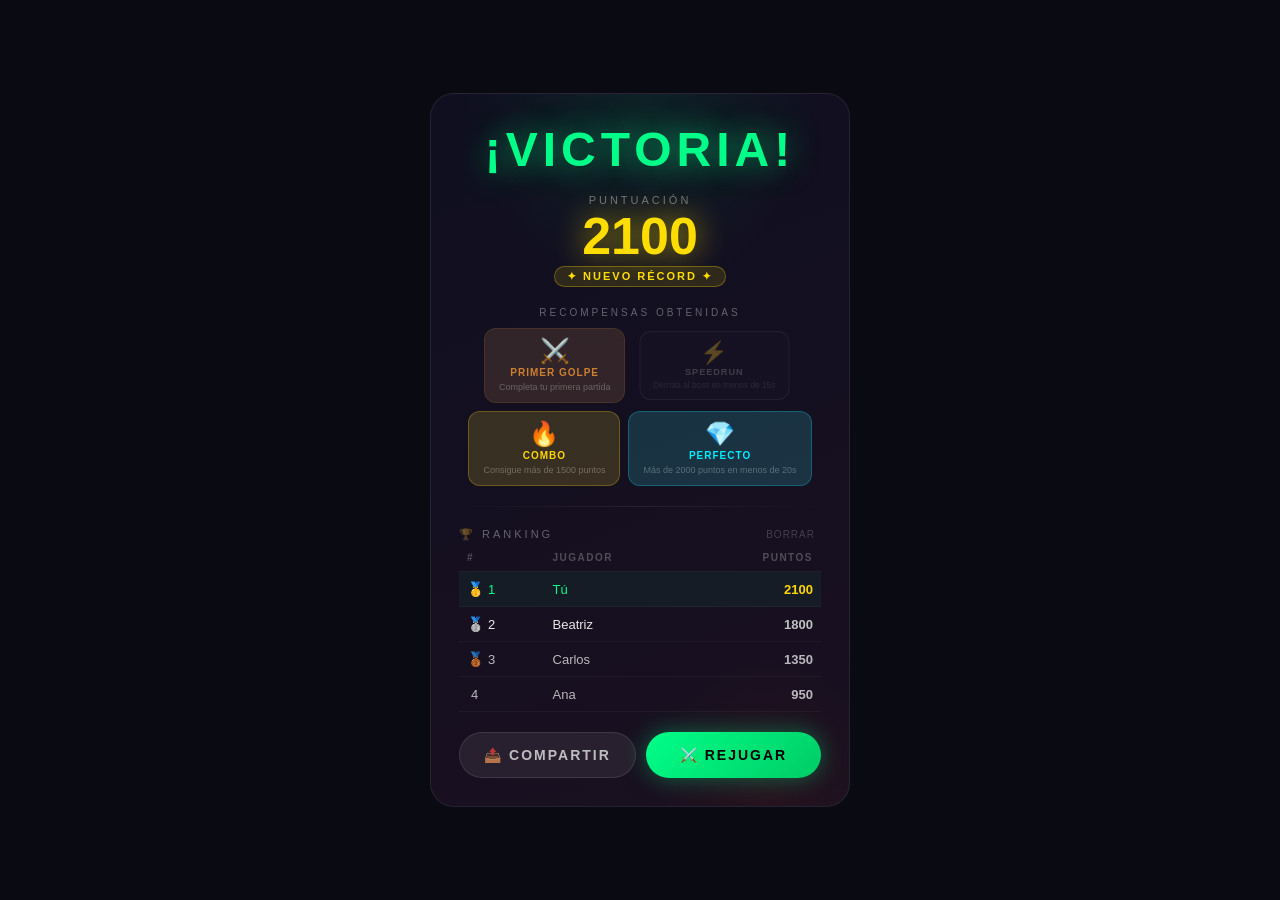
<file: score-system.html>
<!DOCTYPE html>
<html lang="es">
<head>
<meta charset="UTF-8">
<meta name="viewport" content="width=device-width, initial-scale=1.0">
<title>Score System — Tap-Tap Boss</title>
<style>
  /* ── Reset ── */
  *, *::before, *::after { margin: 0; padding: 0; box-sizing: border-box; }

  body {
    background: #0a0a12;
    font-family: 'Segoe UI', sans-serif;
    color: #fff;
    min-height: 100vh;
    display: flex;
    align-items: center;
    justify-content: center;
  }

  /* ════════════════════════
     RESULT OVERLAY
  ════════════════════════ */
  #result-overlay {
    position: relative;
    width: min(420px, 96vw);
    background: linear-gradient(160deg, #0f0f20 0%, #1a1020 100%);
    border: 1px solid rgba(255,255,255,0.08);
    border-radius: 24px;
    overflow: hidden;
    padding: 32px 28px 28px;
    display: flex;
    flex-direction: column;
    align-items: center;
    gap: 20px;
  }

  /* fondo decorativo */
  #result-overlay::before {
    content: '';
    position: absolute;
    inset: 0;
    background:
      radial-gradient(ellipse 60% 40% at 50% 0%, rgba(0,255,136,0.08) 0%, transparent 70%),
      radial-gradient(ellipse 40% 30% at 80% 100%, rgba(255,68,0,0.06) 0%, transparent 70%);
    pointer-events: none;
  }

  /* ── Título resultado ── */
  .result-title {
    font-size: 48px;
    font-weight: 900;
    letter-spacing: 5px;
    text-transform: uppercase;
    text-align: center;
    line-height: 1;
  }
  .result-title.win  {
    color: #00ff88;
    text-shadow: 0 0 30px rgba(0,255,136,0.6), 0 0 60px rgba(0,255,136,0.2);
  }
  .result-title.lose {
    color: #ff3333;
    text-shadow: 0 0 30px rgba(255,51,51,0.6);
  }

  /* ── Score principal ── */
  .score-block {
    display: flex;
    flex-direction: column;
    align-items: center;
    gap: 4px;
  }
  .score-label {
    font-size: 11px;
    letter-spacing: 3px;
    color: rgba(255,255,255,0.4);
    text-transform: uppercase;
  }
  .score-value {
    font-size: 52px;
    font-weight: 900;
    color: #fff;
    line-height: 1;
    text-shadow: 0 0 20px rgba(255,220,80,0.4);
    transition: all 0.4s;
  }
  .score-value.new-best {
    color: #ffdd00;
    text-shadow: 0 0 30px rgba(255,220,0,0.7);
  }
  .new-best-badge {
    font-size: 11px;
    font-weight: 700;
    letter-spacing: 2px;
    color: #ffdd00;
    background: rgba(255,220,0,0.12);
    border: 1px solid rgba(255,220,0,0.3);
    border-radius: 20px;
    padding: 3px 12px;
    display: none;
  }
  .new-best-badge.visible { display: block; }

  /* ── Recompensas ── */
  .rewards-section {
    width: 100%;
    display: flex;
    flex-direction: column;
    gap: 8px;
  }

  .rewards-title {
    font-size: 10px;
    letter-spacing: 3px;
    color: rgba(255,255,255,0.35);
    text-transform: uppercase;
    text-align: center;
    margin-bottom: 2px;
  }

  .rewards-grid {
    display: flex;
    gap: 8px;
    justify-content: center;
    flex-wrap: wrap;
  }

  .reward-badge {
    display: flex;
    flex-direction: column;
    align-items: center;
    gap: 4px;
    padding: 10px 14px;
    border-radius: 12px;
    border: 1px solid rgba(255,255,255,0.06);
    background: rgba(255,255,255,0.04);
    min-width: 72px;
    opacity: 0.3;
    transform: scale(0.92);
    transition: all 0.4s ease;
    position: relative;
    overflow: hidden;
  }

  .reward-badge.unlocked {
    opacity: 1;
    transform: scale(1);
  }

  .reward-badge.unlocked::before {
    content: '';
    position: absolute;
    inset: 0;
    background: var(--glow);
    opacity: 0.12;
  }

  .reward-badge .icon { font-size: 24px; line-height: 1; }
  .reward-badge .name {
    font-size: 10px;
    font-weight: 700;
    letter-spacing: 1px;
    text-transform: uppercase;
    color: rgba(255,255,255,0.6);
  }
  .reward-badge .pts {
    font-size: 9px;
    color: rgba(255,255,255,0.3);
  }

  .reward-badge.unlocked .name { color: #fff; }

  /* colores por rareza */
  .reward-badge.bronze  { --glow: #cd7f32; border-color: rgba(205,127,50,0.25); }
  .reward-badge.silver  { --glow: #c0c0c0; border-color: rgba(192,192,192,0.25); }
  .reward-badge.gold    { --glow: #ffd700; border-color: rgba(255,215,0,0.35); }
  .reward-badge.diamond { --glow: #00eeff; border-color: rgba(0,238,255,0.35); }

  .reward-badge.unlocked.bronze .name  { color: #cd7f32; }
  .reward-badge.unlocked.silver .name  { color: #c0c0c0; }
  .reward-badge.unlocked.gold   .name  { color: #ffd700; }
  .reward-badge.unlocked.diamond .name { color: #00eeff; }

  /* ── Divisor ── */
  .divider {
    width: 100%;
    height: 1px;
    background: linear-gradient(90deg, transparent, rgba(255,255,255,0.08), transparent);
  }

  /* ── Tabla de puntuación ── */
  .leaderboard-section { width: 100%; }

  .lb-header {
    display: flex;
    justify-content: space-between;
    align-items: center;
    margin-bottom: 10px;
  }

  .lb-title {
    font-size: 11px;
    letter-spacing: 3px;
    color: rgba(255,255,255,0.35);
    text-transform: uppercase;
  }

  .lb-clear {
    font-size: 10px;
    color: rgba(255,255,255,0.2);
    cursor: pointer;
    background: none;
    border: none;
    letter-spacing: 1px;
    text-transform: uppercase;
    padding: 2px 6px;
    border-radius: 4px;
    transition: color 0.2s;
  }
  .lb-clear:hover { color: rgba(255,80,80,0.7); }

  .lb-table {
    width: 100%;
    border-collapse: collapse;
  }

  .lb-table thead tr {
    border-bottom: 1px solid rgba(255,255,255,0.06);
  }

  .lb-table th {
    font-size: 10px;
    letter-spacing: 1.5px;
    color: rgba(255,255,255,0.25);
    text-transform: uppercase;
    font-weight: 600;
    padding: 0 8px 8px;
    text-align: left;
  }
  .lb-table th:last-child { text-align: right; }

  .lb-table td {
    padding: 9px 8px;
    font-size: 13px;
    color: rgba(255,255,255,0.7);
    border-bottom: 1px solid rgba(255,255,255,0.04);
  }
  .lb-table td:last-child { text-align: right; font-weight: 700; }

  /* fila top 1 */
  .lb-table tr.rank-1 td {
    color: #fff;
    background: rgba(255,215,0,0.05);
  }
  .lb-table tr.rank-1 td:last-child { color: #ffd700; }

  /* fila top 2 */
  .lb-table tr.rank-2 td { color: rgba(255,255,255,0.9); }
  .lb-table tr.rank-2 td:last-child { color: #c0c0c0; }

  /* fila resaltada (partida actual) */
  .lb-table tr.current-run td {
    color: #00ff88;
    background: rgba(0,255,136,0.05);
  }

  .rank-medal { font-size: 14px; margin-right: 4px; }

  .lb-empty {
    text-align: center;
    padding: 20px;
    color: rgba(255,255,255,0.2);
    font-size: 13px;
    font-style: italic;
  }

  /* ── Botones ── */
  .btn-row {
    display: flex;
    gap: 10px;
    width: 100%;
  }

  .btn-play {
    flex: 1;
    padding: 14px;
    font-size: 14px;
    font-weight: 800;
    letter-spacing: 2px;
    text-transform: uppercase;
    border: none;
    border-radius: 50px;
    cursor: pointer;
    transition: transform 0.1s, box-shadow 0.1s, opacity 0.2s;
  }
  .btn-play:active { transform: scale(0.96); }

  .btn-primary {
    background: linear-gradient(135deg, #00ff88, #00cc66);
    color: #000;
    box-shadow: 0 0 24px rgba(0,255,136,0.35);
  }
  .btn-secondary {
    background: rgba(255,255,255,0.07);
    color: rgba(255,255,255,0.7);
    border: 1px solid rgba(255,255,255,0.1);
  }

  /* ── Animación entrada ── */
  @keyframes slideUp {
    from { opacity: 0; transform: translateY(20px); }
    to   { opacity: 1; transform: translateY(0); }
  }
  .anim { animation: slideUp 0.5s ease both; }
  .anim-d1 { animation-delay: 0.1s; }
  .anim-d2 { animation-delay: 0.2s; }
  .anim-d3 { animation-delay: 0.35s; }
  .anim-d4 { animation-delay: 0.5s; }
  .anim-d5 { animation-delay: 0.65s; }

  /* ── Animación badge unlock ── */
  @keyframes badgePop {
    0%   { transform: scale(0.7); opacity: 0; }
    70%  { transform: scale(1.12); }
    100% { transform: scale(1); opacity: 1; }
  }
  .reward-badge.pop { animation: badgePop 0.5s cubic-bezier(.34,1.56,.64,1) both; }
</style>
</head>
<body>

<!-- ════════════════════════════════
     RESULT OVERLAY
════════════════════════════════ -->
<div id="result-overlay">

  <!-- Título -->
  <div class="result-title win anim" id="result-title">¡VICTORIA!</div>

  <!-- Score principal -->
  <div class="score-block anim anim-d1">
    <div class="score-label">Puntuación</div>
    <div class="score-value" id="result-score">0</div>
    <div class="new-best-badge" id="new-best-badge">✦ NUEVO RÉCORD ✦</div>
  </div>

  <!-- Recompensas -->
  <div class="rewards-section anim anim-d2">
    <div class="rewards-title">Recompensas obtenidas</div>
    <div class="rewards-grid" id="rewards-grid">
      <!-- generadas por JS -->
    </div>
  </div>

  <div class="divider anim anim-d3"></div>

  <!-- Tabla de puntuación -->
  <div class="leaderboard-section anim anim-d4">
    <div class="lb-header">
      <div class="lb-title">🏆 Ranking</div>
      <button class="lb-clear" onclick="clearLeaderboard()">Borrar</button>
    </div>
    <table class="lb-table">
      <thead>
        <tr>
          <th>#</th>
          <th>Jugador</th>
          <th>Puntos</th>
        </tr>
      </thead>
      <tbody id="cuerpotabla"></tbody>
    </table>
  </div>

  <!-- Botones -->
  <div class="btn-row anim anim-d5">
    <button class="btn-play btn-secondary" onclick="shareScore()">📤 Compartir</button>
    <button class="btn-play btn-primary" onclick="restartGame()">⚔️ Rejugar</button>
  </div>

</div>


<!-- ════════════════════════════════
     LÓGICA
════════════════════════════════ -->
<script>
// ══════════════════════════════════
//  CONFIGURACIÓN DE RECOMPENSAS
// ══════════════════════════════════
const REWARDS = [
  {
    id: 'first_blood',
    icon: '⚔️',
    name: 'Primer golpe',
    desc: 'Completa tu primera partida',
    rarity: 'bronze',
    condition: (score, time) => true   // siempre al ganar
  },
  {
    id: 'speedrun',
    icon: '⚡',
    name: 'Speedrun',
    desc: 'Derrota al boss en menos de 15s',
    rarity: 'silver',
    condition: (score, time) => time <= 15
  },
  {
    id: 'combo_master',
    icon: '🔥',
    name: 'Combo',
    desc: 'Consigue más de 1500 puntos',
    rarity: 'gold',
    condition: (score, time) => score >= 1500
  },
  {
    id: 'perfectionist',
    icon: '💎',
    name: 'Perfecto',
    desc: 'Más de 2000 puntos en menos de 20s',
    rarity: 'diamond',
    condition: (score, time) => score >= 2000 && time <= 20
  }
];

// ══════════════════════════════════
//  LEADERBOARD (localStorage)
// ══════════════════════════════════
const LB_KEY = 'taptap_leaderboard';
const MAX_ENTRIES = 8;

function getLeaderboard() {
  try {
    return JSON.parse(localStorage.getItem(LB_KEY)) || [];
  } catch { return []; }
}

function saveLeaderboard(lb) {
  localStorage.setItem(LB_KEY, JSON.stringify(lb));
}

function addScore(nombre, puntos) {
  const lb = getLeaderboard();
  lb.push({ nombre, puntos, fecha: new Date().toLocaleDateString('es-ES') });
  lb.sort((a, b) => b.puntos - a.puntos);
  const trimmed = lb.slice(0, MAX_ENTRIES);
  saveLeaderboard(trimmed);
  return trimmed;
}

function clearLeaderboard() {
  if (confirm('¿Borrar todo el ranking?')) {
    localStorage.removeItem(LB_KEY);
    renderLeaderboard([], -1);
  }
}

// ══════════════════════════════════
//  RENDER TABLA
// ══════════════════════════════════
const MEDALS = ['🥇', '🥈', '🥉'];

function renderLeaderboard(lb, currentIndex) {
  const tbody = document.getElementById('cuerpotabla');

  if (lb.length === 0) {
    tbody.innerHTML = `<tr><td colspan="3" class="lb-empty">Sé el primero en el ranking</td></tr>`;
    return;
  }

  tbody.innerHTML = lb.map((entry, i) => {
    const medal = MEDALS[i] || '';
    const rankClass = i === 0 ? 'rank-1' : i === 1 ? 'rank-2' : '';
    const currentClass = i === currentIndex ? 'current-run' : '';
    const pts = entry.puntos.toLocaleString('es-ES');
    return `
      <tr class="${rankClass} ${currentClass}">
        <td><span class="rank-medal">${medal}</span>${i + 1}</td>
        <td>${entry.nombre}</td>
        <td>${pts}</td>
      </tr>`;
  }).join('');
}

// ══════════════════════════════════
//  RENDER RECOMPENSAS
// ══════════════════════════════════
function renderRewards(score, time) {
  const grid = document.getElementById('rewards-grid');

  grid.innerHTML = REWARDS.map(r => `
    <div class="reward-badge ${r.rarity}" id="badge-${r.id}">
      <span class="icon">${r.icon}</span>
      <span class="name">${r.name}</span>
      <span class="pts">${r.desc}</span>
    </div>
  `).join('');

  // Desbloquear con delay escalonado
  REWARDS.forEach((r, i) => {
    if (r.condition(score, time)) {
      setTimeout(() => {
        const el = document.getElementById(`badge-${r.id}`);
        el.classList.add('unlocked', 'pop');
      }, 700 + i * 200);
    }
  });
}

// ══════════════════════════════════
//  MOSTRAR RESULTADO
// ══════════════════════════════════
function showResult(nombre, score, timeSeconds, won) {
  // Título
  const titleEl = document.getElementById('result-title');
  titleEl.textContent = won ? '¡VICTORIA!' : '¡DERROTA!';
  titleEl.className = `result-title ${won ? 'win' : 'lose'} anim`;

  // Score
  document.getElementById('result-score').textContent = score.toLocaleString('es-ES');

  // Recompensas
  renderRewards(score, timeSeconds);

  // Leaderboard
  const prevBest = getLeaderboard()[0]?.puntos || 0;
  const lb = won ? addScore(nombre, score) : getLeaderboard();
  const currentIndex = lb.findIndex(e => e.nombre === nombre && e.puntos === score);
  renderLeaderboard(lb, currentIndex);

  // Nuevo récord
  if (won && score > prevBest) {
    document.getElementById('result-score').classList.add('new-best');
    document.getElementById('new-best-badge').classList.add('visible');
  }
}

// ══════════════════════════════════
//  COMPARTIR
// ══════════════════════════════════
function shareScore() {
  const score = document.getElementById('result-score').textContent;
  const text = `¡He conseguido ${score} puntos en Tap-Tap Boss! ⚔️ ¿Puedes superarme?`;
  if (navigator.share) {
    navigator.share({ title: 'Tap-Tap Boss', text });
  } else {
    navigator.clipboard.writeText(text)
      .then(() => alert('¡Texto copiado al portapapeles!'));
  }
}

function restartGame() {
  alert('Reiniciando partida...');
  // En tu proyecto: llamar a tu función startGame()
}

// ══════════════════════════════════
//  DEMO — simula una partida
// ══════════════════════════════════
// Añade datos de prueba al localStorage para ver el ranking
const demoData = [
  { nombre: 'Beatriz', puntos: 1800, fecha: '20/3/2026' },
  { nombre: 'Carlos',  puntos: 1350, fecha: '21/3/2026' },
  { nombre: 'Ana',     puntos: 950,  fecha: '22/3/2026' },
];
if (!localStorage.getItem(LB_KEY)) {
  saveLeaderboard(demoData);
}

// Simula resultado: jugador "Tú", 2100 pts, 18 segundos, victoria
showResult('Tú', 2100, 18, true);
</script>

</body>
</html>
</file>
